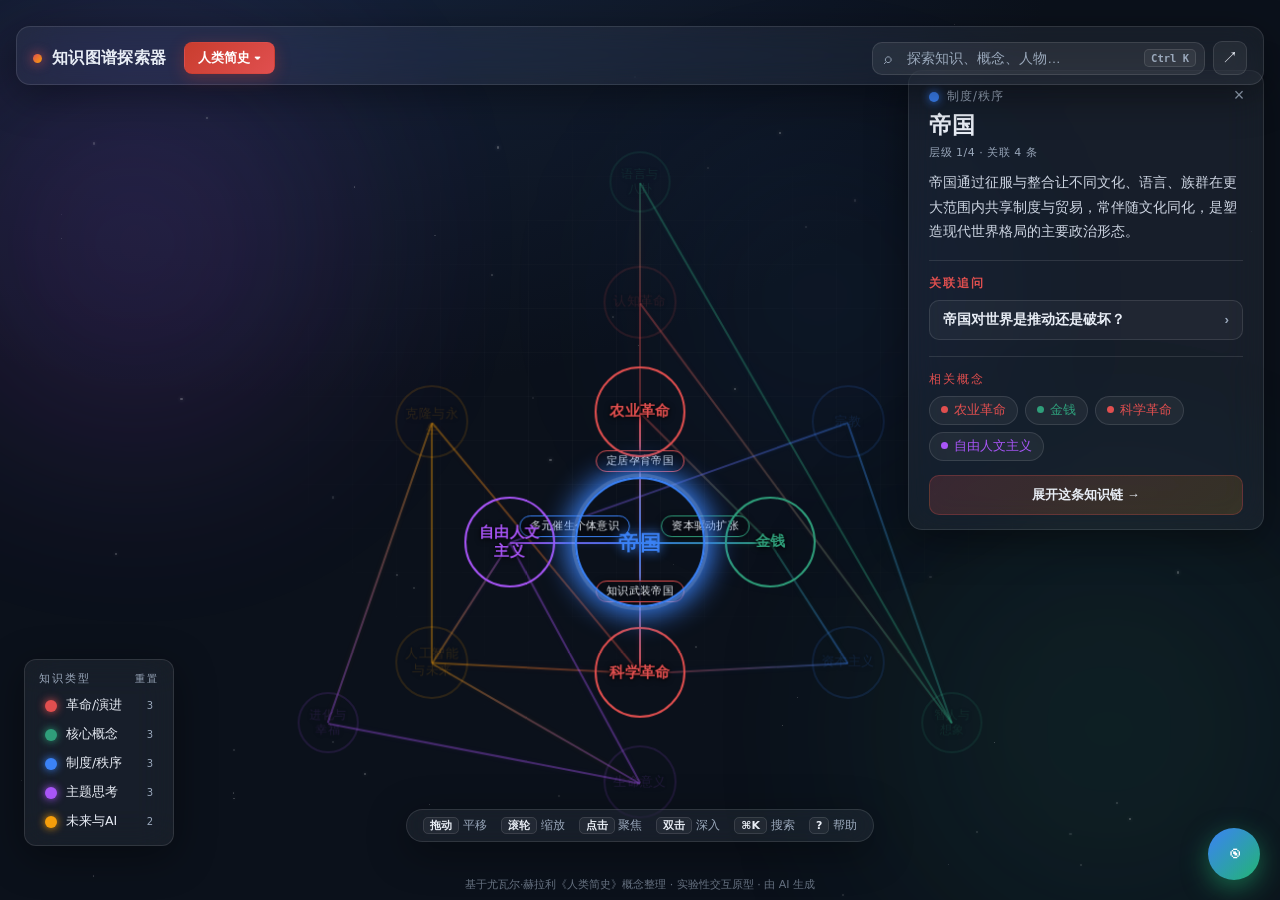
<file: index.html>
<!DOCTYPE html>
<html lang="zh-CN">
<head>
  <meta charset="UTF-8" />
  <meta name="viewport" content="width=device-width, initial-scale=1.0, maximum-scale=1.0, user-scalable=no, viewport-fit=cover" />
  <title>知识图谱探索器 · 《人类简史》</title>
  <link rel="stylesheet" href="css/style.css?v=7" />
</head>
<body>
  <!-- 环境光背景 -->
  <div class="bg-orb orb-1"></div>
  <div class="bg-orb orb-2"></div>
  <div class="bg-orb orb-3"></div>
  <div class="bg-grid"></div>
  <div class="bg-stars"></div>

  <div id="app" class="app">
    <h1 class="sr-only">知识图谱探索器 · 《人类简史》</h1>
    <!-- 顶部导航 -->
    <header class="topbar glass">
      <div class="brand" aria-hidden="true">
        <span class="brand-dot"></span>
        <span class="brand-name">知识图谱探索器</span>
      </div>
      <nav class="nav-actions" aria-label="主题选择">
        <button class="nav-link is-topic" id="themeTrigger" aria-haspopup="menu">人类简史 ▾</button>
      </nav>
      <div class="top-right">
        <div class="search" id="searchWrap" role="search" aria-label="搜索概念">
          <span class="search-icon" aria-hidden="true">⌕</span>
          <input id="searchInput" type="text" placeholder="探索知识、概念、人物…" autocomplete="off" spellcheck="false" aria-label="搜索概念" />
          <kbd id="kbdHint">Ctrl K</kbd>
          <div id="searchPanel" class="search-panel" hidden></div>
        </div>
        <button class="icon-btn" id="shareBtn" title="分享当前知识图谱" aria-label="分享当前知识图谱">↗</button>
      </div>
    </header>

    <!-- 主题切换下拉：置于顶栏之外（顶层定位），避免被画布层遮挡 -->
    <div class="theme-menu glass" id="themeMenu" role="menu" hidden></div>

    <!-- 图谱画布 -->
    <main id="stage" class="stage" role="main" aria-label="知识图谱画布"></main>

    <!-- 图例 / 类型过滤器 -->
    <div id="legend" class="legend glass"></div>

    <!-- 操作提示（自动淡出） -->
    <div id="hint" class="hint glass">
      <span class="g"><kbd>拖动</kbd> 平移</span>
      <span class="g"><kbd>滚轮</kbd> 缩放</span>
      <span class="g"><kbd>点击</kbd> 聚焦</span>
      <span class="g"><kbd>双击</kbd> 深入</span>
      <span class="g"><kbd>⌘K</kbd> 搜索</span>
      <span class="g hint-help" title="按 ? 再次显示"><kbd>?</kbd> 帮助</span>
    </div>

    <!-- 知识详情侧栏 -->
    <aside id="detailCard" class="detail glass" hidden></aside>

    <!-- AI 知识向导 -->
    <button id="aiFab" class="ai-fab glass" title="AI 知识向导" aria-label="AI知识向导">◉</button>
    <aside id="aiPanel" class="ai-panel glass" hidden>
      <div class="ai-head">
        <span class="ai-dot"></span>
        <span class="ai-title">AI 知识向导</span>
        <button class="ai-close" id="aiClose">×</button>
      </div>
      <div class="ai-body">
        <div class="ai-context">
          你正在探索：<b id="aiTopic">—</b>
        </div>
        <div class="ai-sugg-label">可以问我</div>
        <div id="aiSuggest" class="ai-sugg"></div>
        <div class="ai-chat" id="aiChat" hidden></div>
      </div>
      <div class="ai-foot">
        <input id="aiInput" type="text" placeholder="输入问题…" autocomplete="off" spellcheck="false" />
        <button id="aiSend" class="icon-btn">➤</button>
      </div>
    </aside>

    <!-- 底部版权 -->
    <footer class="foot">
      基于尤瓦尔·赫拉利《人类简史》概念整理 · 实验性交互原型 · 由 AI 生成
    </footer>

    <div id="toast" class="toast" hidden></div>
  </div>

  <!-- 全屏 Ctrl+K 命令面板 -->
  <div id="palette" class="palette" hidden>
    <div class="palette-backdrop" data-pclose></div>
    <div class="palette-box glass">
      <div class="palette-bar">
        <span class="palette-ico">⌕</span>
        <input id="paletteInput" type="text" placeholder="探索知识、概念、人物…" autocomplete="off" spellcheck="false" />
        <kbd>Esc</kbd>
      </div>
      <div id="paletteResults" class="palette-results"></div>
      <div class="palette-foot">
        <span><kbd>↑↓</kbd> 选择</span>
        <span><kbd>Enter</kbd> 打开</span>
        <span><kbd>Esc</kbd> 关闭</span>
      </div>
    </div>
  </div>

  <!-- 分享预览浮层（不依赖弹窗） -->
  <div id="sharePreview" class="share-preview" hidden>
    <div class="share-preview-backdrop" data-spclose></div>
    <div class="share-preview-box glass">
      <div class="share-preview-head">
        <span>分享预览</span>
        <button type="button" class="detail-close" id="shareClose" aria-label="关闭">×</button>
      </div>
      <div class="share-preview-body">
        <img id="shareImg" alt="知识图谱分享图" />
      </div>
      <div class="share-preview-foot">
        <button type="button" class="btn" id="shareSave">保存到相册</button>
      </div>
    </div>
  </div>

  <!-- 截图分享画布（隐藏） -->
  <canvas id="shotCanvas" hidden></canvas>

  <!-- 内联数据：小工具/沙箱环境不依赖 fetch，前端运行更稳 -->
  <script src="js/data.inline.js?v=7"></script>
  <script src="js/app.js?v=7"></script>
</body>
</html>
</file>
<file: css/style.css>
:root {
  --c-bg: #0b111b;
  --c-glass: rgba(255, 255, 255, 0.055);
  --c-glass-border: rgba(255, 255, 255, 0.11);
  --c-text: #e8edf5;
  --c-text-dim: #9aa8bb;
  --c-accent: #e04f4f;
  --blur: 18px;
  --radius: 14px;
  --unit: clamp(9px, 1.1vw, 13px);
}

* { box-sizing: border-box; margin: 0; padding: 0; }
/* 让所有带 hidden 属性的元素一律隐藏，避免 display:flex 等覆盖默认 [hidden] 行为 */
[hidden] { display: none !important; }
html, body { height: 100%; }
.sr-only {
  position: absolute; width: 1px; height: 1px; padding: 0; margin: -1px;
  overflow: hidden; clip: rect(0 0 0 0); white-space: nowrap; border: 0;
}

body {
  font-family: "PingFang SC", "Microsoft YaHei", system-ui, -apple-system, sans-serif;
  background: radial-gradient(1400px 900px at 22% -12%, #16243d 0%, var(--c-bg) 56%);
  color: var(--c-text);
  overflow: hidden;
  -webkit-touch-callout: none;
}
html { touch-action: manipulation; }

/* ===== 背景环境光 + 微网格 + 星尘 ===== */
.bg-orb { position: fixed; border-radius: 50%; filter: blur(110px); z-index: 0; pointer-events: none; }
.orb-1 { width: 46vmin; height: 46vmin; left: -8vmin; top: 4vmin; background: #a855f730; animation: drift1 24s ease-in-out infinite alternate; opacity:.8; }
.orb-2 { width: 50vmin; height: 50vmin; right: -6vmin; bottom: -6vmin; background: #2f9e7a28; animation: drift2 28s ease-in-out infinite alternate; opacity:.7; }
.orb-3 { width: 34vmin; height: 34vmin; right: 24%; top: 16%; background: #3b82f620; animation: drift3 32s ease-in-out infinite alternate; opacity:.6; }
@keyframes drift1 { to { transform: translate(6vmin, 10vmin) scale(1.1); } }
@keyframes drift2 { to { transform: translate(-7vmin, -6vmin) scale(1.15); } }
@keyframes drift3 { to { transform: translate(-9vmin, 8vmin); } }

.bg-grid {
  position: fixed; inset: 0; z-index: 0; pointer-events: none;
  background-image:
    linear-gradient(rgba(255,255,255,0.025) 1px, transparent 1px),
    linear-gradient(90deg, rgba(255,255,255,0.025) 1px, transparent 1px);
  background-size: 44px 44px;
  mask-image: radial-gradient(600px 460px at 50% 46%, #000 0%, transparent 78%);
  -webkit-mask-image: radial-gradient(600px 460px at 50% 46%, #000 0%, transparent 78%);
}
.bg-stars { position: fixed; inset: 0; z-index: 0; pointer-events: none; opacity:.5; }

.glass {
  background: var(--c-glass);
  border: 1px solid var(--c-glass-border);
  backdrop-filter: blur(var(--blur)) saturate(1.25);
  -webkit-backdrop-filter: blur(var(--blur)) saturate(1.25);
  box-shadow: 0 10px 40px rgba(0, 0, 0, 0.4);
}

.app { position: relative; z-index: 1; height: 100%; display: flex; flex-direction: column; }

/* ===== 顶部导航（克制化） ===== */
.topbar {
  position: relative; z-index: 120; /* 高于画布层，保证主题菜单不被覆盖 */
  display: flex; align-items: center; gap: 18px;
  margin: 26px 16px 8px;
  /* 顶部安全区：真机 env() 生效，PC 模拟器用注入变量（=0 时保持 9px）+ 额外下移余量 */
  padding: calc(var(--safe-area-inset-top, env(safe-area-inset-top, 0px)) + 14px) 16px 9px;
  border-radius: var(--radius);
}
.brand { display: flex; align-items: center; gap: 10px; font-weight: 700; letter-spacing: .3px; white-space: nowrap; }
.brand-dot { width: 9px; height: 9px; border-radius: 50%; background: linear-gradient(135deg, #e04f4f, #f59e0b); box-shadow: 0 0 12px #e04f4ff0; }

.nav-actions { display: flex; gap: 6px; flex: 1; min-width: 0; align-items: center; }
.nav-link {
  border: 1px solid transparent; cursor: pointer; color: var(--c-text);
  padding: 6px 13px; border-radius: 8px; font-size: 13px; background: transparent;
  transition: all .18s ease; white-space: nowrap;
}
.nav-link:hover { background: rgba(255,255,255,0.08); }
.nav-link.is-topic { color:#fff; font-weight:600; background: linear-gradient(135deg,#c93d2e,#e04f4f); box-shadow:0 4px 16px #c93d2e55; }
.nav-link.is-topic:hover { filter: brightness(1.08); }
.nav-link.muted { color: var(--c-text-dim); font-weight:500; }
.nav-link.muted:hover { color: var(--c-text); }

/* 主题切换下拉（置于顶栏外，顶层定位避免被画布遮挡） */
.theme-menu {
  position: absolute; top: 64px; left: 110px; min-width: 280px;
  border-radius: 12px; padding: 6px; z-index: 130;
  display: flex; flex-direction: column; gap: 2px;
}
.tm-item {
  display: flex; flex-direction: column; gap: 1px; text-align: left;
  padding: 8px 11px; border-radius: 9px; cursor: pointer; background: transparent;
  border: 1px solid transparent; transition: background .15s;
}
.tm-item:hover { background: rgba(255,255,255,0.08); }
.tm-item.active { background: rgba(224,79,79,0.14); border-color: #e04f4f44; }
.tm-name { font-size: 13.5px; color: var(--c-text); font-weight: 600; }
.tm-sub { font-size: 11px; color: var(--c-text-dim); }
.tm-reset {
  margin-top: 4px; padding: 8px 11px; text-align: left; cursor: pointer;
  background: none; border: 1px solid var(--c-glass-border); border-radius: 9px;
  color: var(--c-text-dim); font-size: 12px; transition: all .15s;
}
.tm-reset:hover { color: var(--c-text); background: rgba(255,255,255,0.06); }

.top-right { display: flex; align-items: center; gap: 8px; }

/* 搜索（核心入口） */
.search { position: relative; display: flex; align-items: center; width: clamp(220px, 26vw, 340px); }
.search-icon { position: absolute; left: 12px; color: var(--c-text-dim); font-size: 15px; pointer-events: none; }
.search input {
  width: 100%; padding: 8px 70px 8px 34px; border-radius: 10px;
  background: rgba(255,255,255,0.07); border: 1px solid var(--c-glass-border);
  color: var(--c-text); outline: none; font-size: 13.5px; transition: border-color .2s, box-shadow .2s;
}
.search input:focus { border-color: #e04f4fa0; box-shadow: 0 0 0 3px #e04f4f22; }
.search input::placeholder { color: var(--c-text-dim); }
#kbdHint {
  position: absolute; right: 9px; pointer-events: none;
  font: 600 10.5px "Consolas", monospace; color: var(--c-text-dim);
  border: 1px solid var(--c-glass-border); border-radius: 5px; padding: 2px 6px;
  background: rgba(255,255,255,0.05);
}

.icon-btn {
  width: 34px; height: 34px; border-radius: 9px; border: 1px solid var(--c-glass-border);
  background: rgba(255,255,255,0.06); color: var(--c-text); cursor: pointer; font-size: 16px;
  display: inline-flex; align-items: center; justify-content: center; transition: all .18s;
}
.icon-btn:hover { background: rgba(255,255,255,0.14); }

/* 搜索面板（推荐/最近） */
.search-panel {
  position: absolute; top: calc(100% + 8px); left: 0; right: 0;
  border-radius: 12px; padding: 8px; z-index: 80;
  background: rgba(13,19,30,0.94); border: 1px solid var(--c-glass-border);
  box-shadow: 0 14px 44px rgba(0,0,0,0.55); backdrop-filter: blur(14px);
}
.sp-sec { font-size: 10.5px; color: var(--c-text-dim); letter-spacing: 1.5px; padding: 6px 10px 4px; }
.sp-item {
  display:flex; align-items:center; gap:8px; padding: 8px 10px; border-radius: 8px; cursor:pointer;
  font-size: 13px; transition: background .15s;
}
.sp-item:hover { background: rgba(255,255,255,0.08); }
.sp-item .sp-dot { width: 8px; height: 8px; border-radius: 50%; }
.sp-item .sp-tag { margin-left:auto; font-size:10.5px; color: var(--c-text-dim); }

/* ===== 画布（置于顶栏之下，避免覆盖主题菜单） ===== */
.stage { position: relative; z-index: 0; flex: 1; margin: 0 16px 6px; overflow: hidden; border-radius: var(--radius); }
#edgeLayer { position: absolute; left:0; top:0; width:0; height:0; overflow:visible; }
#nodeLayer { position: absolute; left:0; top:0; width:0; height:0; overflow:visible; }

/* 边：默认弱化，交互/聚焦再增强 */
.edge { position: absolute; height: 2px; transform-origin: 0 50%; }
.edge-line { position: absolute; inset: 0; border-radius: 2px; opacity: .38; transition: opacity .3s; }
.edge.active .edge-line, .edge.hover .edge-line { opacity: .95; }
/* 独立水平关系标签：不随连线旋转，半透明底 + 描边 + 阴影，保证对比度 */
.edge-label {
  position: absolute; left: 0; top: 0;
  transform: translate(-50%, -50%);
  white-space: nowrap; font-size: 10.5px; font-weight: 500;
  color: #edf2fa; letter-spacing: .3px;
  padding: 3px 10px; border-radius: 999px;
  background: rgba(8, 12, 20, 0.88);
  border: 1px solid rgba(255, 255, 255, 0.22);
  box-shadow: 0 1px 6px rgba(0, 0, 0, 0.5);
  text-shadow: 0 1px 2px rgba(0, 0, 0, 0.9);
  pointer-events: none; z-index: 6;
}
/* 高缩放时标签更醒目：加粗 + 更强描边 */
.zoom-hi .edge-label { font-weight: 600; border-width: 1.5px; }

/* 节点：层级尺寸 */
.node {
  position: absolute; transform: translate(-50%,-50%);
  display: flex; align-items: center; justify-content: center; text-align: center;
  border-radius: 50%; cursor: pointer; user-select: none;
  background: radial-gradient(120% 120% at 50% 32%, var(--nc)2c, rgba(13,19,30,0.78));
  border: 2px solid; padding: 8px; line-height: 1.28; letter-spacing: .4px;
  transition: opacity .35s ease, box-shadow .3s ease, filter .3s ease;
  z-index: 10;
}
.node-text { pointer-events: none; text-shadow: 0 1px 6px rgba(0,0,0,0.85), 0 0 3px rgba(0,0,0,0.9); }

.node.lv0 { width: 118px; height: 118px; font-size: 19px; font-weight: 700; }
.node.lv0 .node-text { text-shadow: 0 0 10px var(--nc); }
.node.lv1 { width: 92px; height: 92px; font-size: 15px; font-weight: 600; }
.node.lv2 { width: 74px; height: 74px; font-size: 13px; font-weight: 500; opacity: .85; }
.node.lv3 { width: 62px; height: 62px; font-size: 11.5px; font-weight: 500; opacity: .66; }

.node.focus { box-shadow: 0 0 0 3px rgba(255,255,255,0.13), 0 0 26px 7px var(--nc); z-index: 30; transform: translate(-50%,-50%) scale(1.12); }
.node.dim { opacity: 0.14; }
.node:hover { filter: brightness(1.14); }

/* ===== 图例：过滤器 ===== */
.legend { position: absolute; left: 24px; bottom: 54px; padding: 12px 14px; border-radius: 12px; display: flex; flex-direction: column; gap: 6px; min-width: 150px; z-index: 20; }
.legend-title { font-size: 10.5px; color: var(--c-text-dim); letter-spacing: 2px; margin-bottom: 2px; display:flex; align-items:center; gap:6px; }
.legend-title .lt-reset { margin-left:auto; font-size:10px; cursor:pointer; color:var(--c-text-dim); }
.legend-title .lt-reset:hover{color:var(--c-text);}
.legend-item { display: flex; align-items: center; gap: 9px; font-size: 12.5px; cursor: pointer; padding: 3px 6px; border-radius: 7px; transition: background .18s, opacity .2s; }
.legend-item:hover { background: rgba(255,255,255,0.06); }
.legend-item.off { opacity: .38; }
.legend-item.off .legend-swatch { box-shadow: none; filter: grayscale(.7); }
.legend-swatch { width: 12px; height: 12px; border-radius: 50%; box-shadow: 0 0 9px currentColor; transition: all .2s; }
.legend-count { margin-left: auto; font-size: 10px; color: var(--c-text-dim); }

/* ===== 操作提示 ===== */
.hint {
  position: absolute; bottom: 58px; left: 50%; transform: translateX(-50%);
  padding: 7px 16px; border-radius: 999px; display: flex; gap: 14px;
  font-size: 12px; color: var(--c-text-dim); white-space: nowrap; z-index: 18;
  transition: opacity .6s ease, bottom .6s ease;
}
.hint.fade { opacity: 0; bottom: 46px; pointer-events: none; }
.hint kbd { color: var(--c-text); font-weight: 600; font-size: 11px; border: 1px solid var(--c-glass-border); border-radius: 5px; padding: 1px 6px; background: rgba(255,255,255,0.05); font-family: inherit; }
.hint-help { cursor: pointer; }

/* ===== 全屏命令面板 ===== */
.palette { position: fixed; inset: 0; z-index: 200; display: flex; align-items: flex-start; justify-content: center; padding-top: 14vh; }
.palette-backdrop { position: absolute; inset: 0; background: rgba(5,8,14,0.55); backdrop-filter: blur(6px); -webkit-backdrop-filter: blur(6px); animation: fadeIn .15s ease; }
@keyframes fadeIn { from{opacity:0} to{opacity:1} }
.palette-box { position: relative; width: min(600px, 92vw); border-radius: 16px; overflow: hidden; animation: paletteIn .18s ease; transform-origin: top; }
@keyframes paletteIn { from{opacity:0; transform: translateY(-10px) scale(.98);} to{opacity:1; transform:none;} }
.palette-bar { display: flex; align-items: center; gap: 10px; padding: 14px 16px; border-bottom: 1px solid var(--c-glass-border); }
.palette-ico { color: var(--c-accent); font-size: 18px; }
.palette-bar input { flex: 1; background: none; border: none; color: var(--c-text); outline: none; font-size: 16px; }
.palette-bar input::placeholder { color: var(--c-text-dim); }
.palette-bar kbd, .palette-foot kbd { font: 600 11px "Consolas", monospace; color: var(--c-text-dim); border: 1px solid var(--c-glass-border); border-radius: 5px; padding: 2px 6px; background: rgba(255,255,255,0.05); }
.palette-results { max-height: 46vh; overflow: auto; padding: 8px; }
.pr-sec { font-size: 10.5px; color: var(--c-text-dim); letter-spacing: 1.5px; padding: 8px 10px 5px; }
.pr-item {
  display: flex; align-items: center; gap: 10px; padding: 9px 11px; border-radius: 9px; cursor: pointer;
  font-size: 13.5px; transition: background .13s;
}
.pr-item.sel, .pr-item:hover { background: rgba(255,255,255,0.09); }
.pr-item .pr-dot { width: 9px; height: 9px; border-radius: 50%; }
.pr-item .pr-arrow { margin-left:auto; color: var(--c-text-dim); opacity: 0; transition: opacity .15s; }
.pr-item.sel .pr-arrow, .pr-item:hover .pr-arrow { opacity: 1; }
.pr-empty { padding: 24px; text-align: center; color: var(--c-text-dim); font-size: 13px; }
.palette-foot { display: flex; gap: 18px; padding: 10px 16px; border-top: 1px solid var(--c-glass-border); font-size: 11px; color: var(--c-text-dim); }

/* ===== 分享预览浮层（不依赖弹窗） ===== */
.share-preview { position: fixed; inset: 0; z-index: 210; display: flex; align-items: center; justify-content: center; padding: 24px; }
.share-preview-backdrop { position: absolute; inset: 0; background: rgba(5,8,14,0.6); backdrop-filter: blur(6px); -webkit-backdrop-filter: blur(6px); animation: fadeIn .15s ease; }
.share-preview-box { position: relative; width: min(780px, 92vw); border-radius: 16px; padding: 16px; display: flex; flex-direction: column; gap: 12px; animation: paletteIn .18s ease; }
.share-preview-head { display: flex; align-items: center; justify-content: space-between; font-weight: 600; font-size: 14px; }
.share-preview-body { overflow: auto; max-height: 64vh; border-radius: 10px; background: #0b111b; }
.share-preview-body img { display: block; width: 100%; height: auto; }
.share-preview-foot { display: flex; justify-content: flex-end; }
.btn {
  display: inline-flex; align-items: center; gap: 6px; cursor: pointer; border: none;
  padding: 9px 20px; border-radius: 10px; font-size: 13px; font-weight: 600; color: #fff;
  background: linear-gradient(135deg, #c93d2e, #e04f4f); transition: all .18s;
}
.btn:hover { filter: brightness(1.1); }

/* 节点悬停聚焦：相关连线发光 */
.edge.hovering .edge-line { opacity: .95; box-shadow: 0 0 10px currentColor; }

/* ===== 详情侧栏（自适应高度，避开顶部导航） ===== */
.detail {
  position: absolute; top: 70px; right: 16px; width: 356px;
  max-height: calc(100% - 100px); /* 内容多时最多占到接近底部，少则贴合内容 */
  border-radius: var(--radius); padding: 18px 20px 14px; overflow-y: auto; z-index: 40;
  transform: translateX(10px); opacity: 0; pointer-events: none;
  transition: transform .26s ease, opacity .26s ease;
}
.detail.show { transform: translateX(0); opacity: 1; pointer-events: auto; }
.detail.dim { opacity: .18; }
.detail-cat { font-size: 11.5px; color: var(--c-text-dim); letter-spacing: 1px; margin-bottom: 6px; display: flex; align-items: center; gap: 8px; }
.detail-dot { width: 10px; height: 10px; border-radius: 50%; box-shadow: 0 0 10px currentColor; }
.detail h2 { font-size: 23px; margin-bottom: 4px; padding-right: 22px; }
.detail-level { font-size: 11px; color: var(--c-text-dim); margin-bottom: 10px; letter-spacing: .5px;}
.detail-desc { font-size: 14px; line-height: 1.76; color: #cdd5e2; margin-bottom: 6px; }

/* 分组：分隔线 + 收紧标题下方间距 */
.detail h3 {
  font-size: 12px; color: var(--c-accent); letter-spacing: 2px;
  margin: 16px 0 8px; padding-top: 14px; border-top: 1px solid var(--c-glass-border);
}
.qa-list { display: flex; flex-direction: column; gap: 8px; }
.qa { border: 1px solid var(--c-glass-border); background: rgba(255,255,255,0.04); border-radius: 10px; overflow: hidden; }
.qa-q { width: 100%; display: flex; justify-content: space-between; align-items: center; gap: 8px; padding: 10px 13px; cursor: pointer; background: none; border: none; color: var(--c-text); font-size: 13.5px; text-align: left; font-weight: 600; }
.qa-a { max-height: 0; overflow: hidden; transition: max-height .32s ease; }
.qa.open .qa-a { max-height: 360px; }
.qa-a p { padding: 0 13px 11px; font-size: 13px; line-height: 1.72; color: #c2cbd9; }
.qa-caret { transition: transform .25s; color: var(--c-text-dim); }
.qa.open .qa-caret { transform: rotate(90deg); }

/* 关闭按钮：独立绝对定位 + 最高层级，始终钉在面板右上角 */
.detail-close {
  position: absolute; top: 10px; right: 10px; z-index: 60;
  width: 28px; height: 28px; border-radius: 50%;
  display: flex; align-items: center; justify-content: center;
  background: none; border: none; color: var(--c-text-dim); font-size: 18px; cursor: pointer; line-height: 1;
}
.detail-close:hover { color: var(--c-text); background: rgba(255,255,255,0.08); }

/* 相关概念 chips */
.rel-label {
  font-size: 12px; color: var(--c-accent); letter-spacing: 2px;
  margin: 16px 0 8px; padding-top: 14px; border-top: 1px solid var(--c-glass-border);
}
.rel-chips { display: flex; flex-wrap: wrap; gap: 7px; }
.rel-chip {
  border: 1px solid var(--c-glass-border); background: rgba(255,255,255,0.05);
  color: var(--c-text); font-size: 12.5px; padding: 5px 11px; border-radius: 999px; cursor: pointer;
  transition: all .18s;
}
.rel-chip:hover { border-color: currentColor; background: rgba(255,255,255,0.1); }
.rel-chip .rc-dot { width:7px;height:7px;border-radius:50%;display:inline-block;margin-right:6px;vertical-align:1px; }

.chain-btn {
  width: 100%; margin-top: 14px; padding: 10px; border-radius: 10px; cursor: pointer;
  background: linear-gradient(135deg, rgba(224,79,79,0.18), rgba(245,158,11,0.14));
  border: 1px solid #e04f4f44; color: var(--c-text); font-size: 13px; font-weight: 600; transition: all .2s;
}
.chain-btn:hover { background: linear-gradient(135deg, rgba(224,79,79,0.32), rgba(245,158,11,0.26)); }

/* ===== AI 知识向导 ===== */
.ai-fab {
  position: absolute; right: 20px; bottom: 20px; width: 52px; height: 52px; border-radius: 50%;
  font-size: 22px; cursor: pointer; z-index: 50; color: #fff;
  background: linear-gradient(135deg, #3b82f6, #22b573);
  box-shadow: 0 8px 26px rgba(34,181,115,0.5); border: none;
  transition: transform .2s, box-shadow .2s;
}
.ai-fab:hover { transform: translateY(-2px) scale(1.05); box-shadow: 0 12px 30px rgba(34,181,115,0.6); }

.ai-panel {
  position: absolute; right: 18px; bottom: 82px; width: 320px; border-radius: 16px;
  z-index: 52; display: flex; flex-direction: column; overflow: hidden;
  transform-origin: right bottom; animation: aiIn .24s ease;
}
@keyframes aiIn { from{opacity:0; transform: translateY(10px) scale(.96);} to{opacity:1; transform:none;} }
.ai-head { display: flex; align-items: center; gap: 9px; padding: 13px 15px; border-bottom: 1px solid var(--c-glass-border); }
.ai-dot { width: 9px; height: 9px; border-radius: 50%; background: #22b573; box-shadow: 0 0 10px #22b573; }
.ai-title { font-weight: 600; font-size: 13.5px; }
.ai-close { margin-left: auto; background: none; border: none; color: var(--c-text-dim); font-size: 18px; cursor: pointer; line-height: 1; }
.ai-close:hover { color: var(--c-text); }
.ai-body { padding: 13px 15px; display: flex; flex-direction: column; gap: 8px; min-height: 120px; max-height: 320px; overflow: auto; }
.ai-context { font-size: 12.5px; color: var(--c-text-dim); }
.ai-context b { color: var(--c-text); }
.ai-sugg-label { font-size: 11px; color: var(--c-text-dim); letter-spacing: 1.5px; margin-top: 4px; }
.ai-sugg { display: flex; flex-direction: column; gap: 6px; }
.sugg {
  text-align: left; font-size: 12.5px; color: #cfd7e4; padding: 7px 11px; border-radius: 9px;
  background: rgba(255,255,255,0.05); border: 1px solid var(--c-glass-border); cursor: pointer; transition: background .15s;
}
.sugg:hover { background: rgba(255,255,255,0.1); }
.ai-chat { display: flex; flex-direction: column; gap: 8px; margin-top: 4px; }
.bubble { font-size: 12.5px; line-height: 1.6; padding: 9px 12px; border-radius: 11px; }
.bubble.ai { background: rgba(59,130,246,0.14); border: 1px solid #3b82f644; color: #dbe4f5; }
.bubble.you { background: rgba(255,255,255,0.06); border: 1px solid var(--c-glass-border); margin-left: 18px; color: var(--c-text); }
.ai-foot { display: flex; gap: 8px; padding: 12px 15px; border-top: 1px solid var(--c-glass-border); }
.ai-foot input {
  flex: 1; padding: 8px 11px; border-radius: 9px; background: rgba(255,255,255,0.07);
  border: 1px solid var(--c-glass-border); color: var(--c-text); outline: none; font-size: 13px;
}
.ai-foot input:focus { border-color: #3b82f6a0; }

/* ===== 底部/其他 ===== */
.foot { text-align: center; font-size: 11px; color: var(--c-text-dim); opacity: .65; padding: 0 0 8px; }

.toast { position: fixed; left: 50%; bottom: 40px; transform: translateX(-50%); padding: 10px 20px; border-radius: 999px; z-index: 90; background: rgba(13,19,30,0.92); border: 1px solid var(--c-glass-border); font-size: 13px; box-shadow: 0 8px 30px rgba(0,0,0,0.5); }
.toast.show { animation: toastIn 3s ease forwards; }
@keyframes toastIn { 0%{opacity:0; transform:translate(-50%,8px)} 10%,85%{opacity:1; transform:translate(-50%,0)} 100%{opacity:0} }

#loader { position: fixed; inset: 0; display: flex; align-items: center; justify-content: center; flex-direction: column; gap: 14px; background: var(--c-bg); z-index: 100; transition: opacity .4s; }
#loader.hide { opacity: 0; pointer-events: none; }
.spinner { width: 40px; height: 40px; border-radius: 50%; border: 3px solid rgba(255,255,255,0.12); border-top-color: var(--c-accent); animation: spin 1s linear infinite; }
@keyframes spin { to { transform: rotate(360deg); } }

@media (prefers-reduced-motion: reduce) {
  .bg-orb, .node, .detail, .ai-panel { animation: none !important; transition: none !important; }
}

/* 小屏：详情侧栏收窄 */
@media (max-width: 900px) {
  .detail { width: 300px; }
  #hint { display: none; }
}

/* 移动端：重新设计布局层级（精简导航 / 分散节点 / Bottom Sheet / Safe Area） */
@media (max-width: 700px) {
  /* —— 顶部导航：单行紧凑 + 额外下移余量 —— */
  .topbar { flex-wrap: nowrap; gap: 6px; margin: 20px 8px 4px; padding: calc(var(--safe-area-inset-top, env(safe-area-inset-top, 0px)) + 12px) 10px 8px; }
  .brand-name { display: none; }              /* 只留 logo 点，省出横向空间 */
  .brand-dot { width: 8px; height: 8px; }
  .nav-actions { flex: 0 0 auto; order: 0; }
  .theme-menu { top: calc(var(--safe-area-inset-top, env(safe-area-inset-top, 0px)) + 66px); left: 8px; right: auto; max-width: 78vw; }
  .top-right { margin-left: 0; flex: 1; min-width: 0; }
  .search { width: 100%; }
  .search input { font-size: 12.5px; }
  #kbdHint { display: none; }
  .icon-btn { width: 34px; height: 34px; }
  .stage { margin: 0 8px 4px; }

  /* —— 节点：更小 + 扩大触控热区 —— */
  .node { touch-action: manipulation; }
  .node.lv0 { width: 86px; height: 86px; font-size: 15px; }
  .node.lv1 { width: 70px; height: 70px; font-size: 13px; }
  .node.lv2 { width: 60px; height: 60px; font-size: 11.5px; }
  .node.lv3 { width: 52px; height: 52px; font-size: 10px; }
  .node::after { content: ""; position: absolute; inset: -12px; border-radius: 50%; } /* 触控热区 */

  /* —— 关系文字：默认隐藏减少重叠，放大后再显示 —— */
  .edge-label { display: none; }
  .zoom-hi .edge-label { display: block; }

  /* —— 图例：顶部紧凑条 + safe-area —— */
  .legend {
    left: 8px; right: 8px; bottom: auto; top: calc(var(--safe-area-inset-top, env(safe-area-inset-top, 0px)) + 72px);
    flex-direction: row; flex-wrap: wrap; gap: 3px 8px;
    min-width: 0; padding: 6px 10px; width: auto;
  }
  .legend-title { flex-basis: 100%; margin-bottom: 1px; }
  .legend-count { display: none; }
  .foot { display: none; }

  /* —— 详情：底部 Bottom Sheet，内容自适应高度 + safe-area —— */
  .detail {
    top: auto; left: 8px; right: 8px; bottom: max(8px, env(safe-area-inset-bottom, 8px));
    width: auto; max-height: 62vh; border-radius: 16px;
    transform: translateY(28px);
    transition: transform .28s ease, opacity .26s ease;
  }
  .detail.show { transform: translateY(0); }
  .detail.dim { opacity: .18; transform: translateY(0); }
  .detail-close { top: 8px; right: 8px; }

  /* —— AI 向导与分享浮层：safe-area + 宽度适配 —— */
  .ai-panel { right: 8px; bottom: max(10px, env(safe-area-inset-bottom, 10px)); width: min(92vw, 340px); }
  .ai-fab { right: 12px; bottom: max(12px, env(safe-area-inset-bottom, 12px)); width: 48px; height: 48px; }
  .share-preview { padding: 12px; }
  .share-preview-box { width: 94vw; max-height: 84vh; }
  .hint { display: none; }
}
</file>
